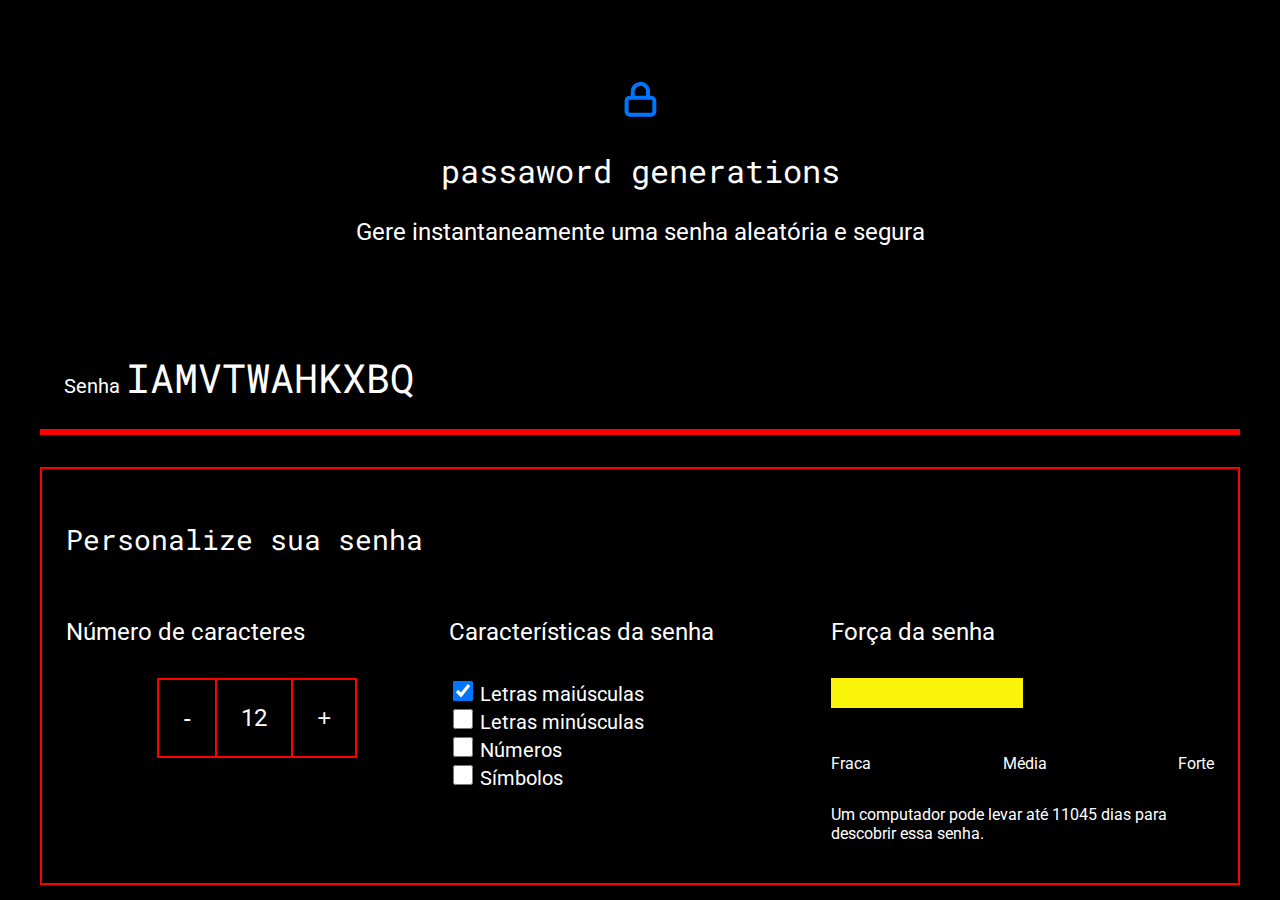
<file: js-gerador-senha-main/index.html>
<!DOCTYPE html>
<html lang="pt-br">

<head>
    <meta charset="UTF-8">
    <meta name="viewport" content="width=device-width, initial-scale=1.0">
    <title>Gerador de senha</title>
    <link rel="stylesheet" href="style.css">
</head>

<body>
    <section class="conteudo">
        <div class="conteudo-titulo">
            <img src="unlock.svg" alt="cadeado fechado">
            <h2 class="titulo-principal">passaword generations</h2>
            <h3 class="titulo-secundario">Gere instantaneamente uma senha aleatória e segura</h3>
        </div>
        <div class="conteudo-senha">
            <label for="senha">Senha</label>
            <input name="senha" type="text" id="campo-senha" readonly>
        </div>
        <div class="parametro">
            <h3 class="parametro-titulo">Personalize sua senha</h3>
            <div class="parametro-coluna__senha">
                <div class="parametro-senha">
                    <h4 class="parametro-senha__titulo">Número de caracteres</h4>
                    <div class="parametro-senha-botoes">
                        <button class="parametro-senha__botao">-</button>
                        <p class="parametro-senha__texto">12</p>
                        <button class="parametro-senha__botao">+</button>
                    </div>
                </div>               
                <div class="parametro-senha">
                    <h4 class="parametro-senha__titulo">Características da senha</h4>
                    <div class="parametro-senha-checkbox">
                        <input name="maiusculo" type="checkbox" class="checkbox" checked>
                        <label for="maiusculo">Letras maiúsculas</label>
                    </div>
                    <div class="parametro-senha-checkbox">
                        <input name="minusculo" type="checkbox" class="checkbox">
                        <label for="minusculo">Letras minúsculas</label>
                    </div>
                    <div class="parametro-senha-checkbox">
                        <input name="numero" type="checkbox" class="checkbox">
                        <label for="numero">Números</label>
                    </div>
                    <div class="parametro-senha-checkbox">
                        <input name="simbolo" type="checkbox" class="checkbox">
                        <label for="simbolo">Símbolos</label>
                    </div>
                </div>
                <div class="parametro-senha">
                    <h4 class="parametro-senha__titulo">Força da senha</h4>
                    <div class="barra"></div>
                    <div class="forca fraca"></div>
                    <div class="parametro-senha-textos">
                        <p>Fraca</p>
                        <p>Média</p>
                        <p>Forte</p>
                    </div>
                    <p class="entropia"></p>
                </div>
            </div>
        </div>
    </section>
    <script src="main.js"></script>
</body> 
</html>
</file>
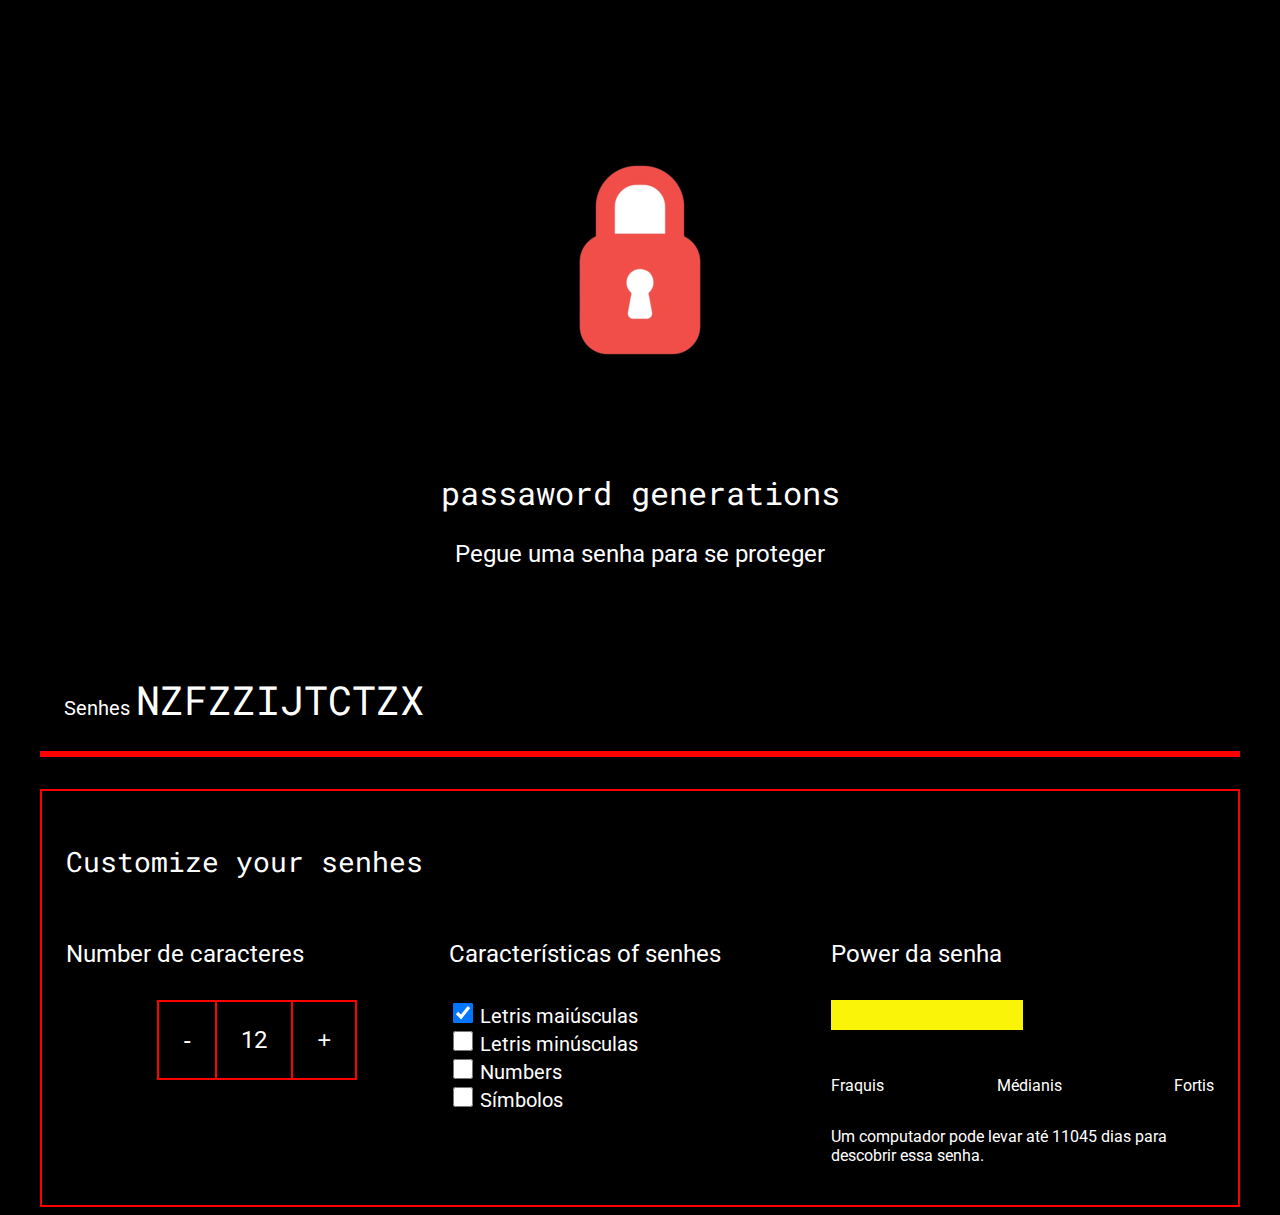
<file: password-generation-main/js-gerador-senha-main/index.html>
<!DOCTYPE html>
<html lang="pt-br">

<head>
    <meta charset="UTF-8">
    <meta name="viewport" content="width=device-width, initial-scale=1.0">
    <title>Gerador de senha</title>
    <link rel="stylesheet" href="style.css">
</head>

<body>
    <section class="conteudo">
        <div class="conteudo-titulo">
            <img src="cadeado.png" alt="cadeado fechado">
            <h2 class="titulo-principal">passaword generations</h2>
            <h3 class="titulo-secundario">Pegue uma senha para se proteger</h3>
        </div>
        <div class="conteudo-senha">
            <label for="senha">Senhes</label>
            <input name="senha" type="text" id="campo-senha" readonly>
        </div>
        <div class="parametro">
            <h3 class="parametro-titulo">Customize your senhes</h3>
            <div class="parametro-coluna__senha">
                <div class="parametro-senha">
                    <h4 class="parametro-senha__titulo">Number de caracteres</h4>
                    <div class="parametro-senha-botoes">
                        <button class="parametro-senha__botao">-</button>
                        <p class="parametro-senha__texto">12</p>
                        <button class="parametro-senha__botao">+</button>
                    </div>
                </div>               
                <div class="parametro-senha">
                    <h4 class="parametro-senha__titulo">Características of senhes</h4>
                    <div class="parametro-senha-checkbox">
                        <input name="maiusculo" type="checkbox" class="checkbox" checked>
                        <label for="maiusculo">Letris maiúsculas</label>
                    </div>
                    <div class="parametro-senha-checkbox">
                        <input name="minusculo" type="checkbox" class="checkbox">
                        <label for="minusculo">Letris minúsculas</label>
                    </div>
                    <div class="parametro-senha-checkbox">
                        <input name="numero" type="checkbox" class="checkbox">
                        <label for="numero">Numbers</label>
                    </div>
                    <div class="parametro-senha-checkbox">
                        <input name="simbolo" type="checkbox" class="checkbox">
                        <label for="simbolo">Símbolos</label>
                    </div>
                </div>
                <div class="parametro-senha">
                    <h4 class="parametro-senha__titulo">Power da senha</h4>
                    <div class="barra"></div>
                    <div class="forca fraca"></div>
                    <div class="parametro-senha-textos">
                        <p>Fraquis</p>
                        <p>Médianis</p>
                        <p>Fortis</p>
                    </div>
                    <p class="entropia"></p>
                </div>
            </div>
        </div>
    </section>
    <script src="main.js"></script>
</body> 
</html>
</file>
<file: js-gerador-senha-main/style.css>
@import url('https://fonts.googleapis.com/css2?family=Roboto&family=Roboto+Mono&display=swap');

:root{
    --branco: rgb(255, 255, 255);
    --cor-de-fundo: #000000;
    --fundo-senha: #000000;
    --fundo-texto: #000000;
    --borda: #ff0000;
    --roboto: 'Roboto', sans-serif;
    --roboto-mono: 'Roboto Mono', monospace;
}

*{
    font-weight: 400;
}

body{
    color: var(--branco);
    background-color: var(--cor-de-fundo);
    font-family: var(--roboto);
}

.titulo-principal{
    font-family: var(--roboto-mono);
    font-size: 32px;
}

.titulo-secundario{
    font-size: 24px;
}

.conteudo-titulo{
    text-align: center;
    margin-top: 80px;
}

.conteudo-senha{
    margin-top: 80px; 
    background: var(--fundo-senha);
    padding: 24px;
    border-bottom: 6px solid var(--borda);
}

#campo-senha{
    background-color: var(--fundo-senha);
    border: none;
    color: var(--branco);
    font-family: var(--roboto-mono);
    font-size: 40px;
    width: 70%;
}

#campo-senha:focus{
    outline: none;
}

.conteudo{
    max-width: 1200px;
    margin: 0 auto;
}

.parametro{
    background-color: var(--fundo-texto);
    border: 2px solid var(--borda);
    margin-top: 32px;
    padding: 24px;
}

.parametro-titulo{
    font-family: var(--roboto-mono);
    font-size: 28px;
}

.parametro-senha__titulo{
    font-size:24px;
}

.parametro-coluna__senha{
    display: flex;
    flex-direction: column;
    justify-content: center;
}
.parametro-senha{
    width: 50%;
    margin: 0 auto;
}

.parametro-senha-botoes{
    display: flex;
    justify-content: center;
}

.parametro-senha__botao{
    background-color: var(--fundo-texto);
    color: var(--branco);
    border: 2px solid var(--borda);
    padding: 24px;
    font-size: 24px;
    cursor: pointer;
}
.parametro-senha__texto{
    padding: 24px;
    border-top: 2px solid var(--borda);
    border-bottom: 2px solid var(--borda);
    margin: 0;
    font-size: 24px;
}

label{
    font-size: 20px;
}

.checkbox{
    width: 20px;
    height: 20px;
    cursor: pointer;
}

.barra{
    background-color: var(--fundo-senha);
    height: 30px;
    width: 100%;
}
.forca{
    height: 30px;
    position: relative;
    bottom: 30px;
}
.fraca{
    width: 25%;
    background-color: #E71B32; 
}
.media{
    background-color: #FAF408;
    width: 50%;
}
.forte{
    background-color: #00FF85;
    width: 100%;
}

.parametro-senha-textos{
    display: flex;
    justify-content: space-between;
}


@media screen and (min-width: 768px) {
    .parametro-coluna__senha{
        flex-direction: row;
    }
}
</file>
<file: password-generation-main/js-gerador-senha-main/style.css>
@import url('https://fonts.googleapis.com/css2?family=Roboto&family=Roboto+Mono&display=swap');

:root{
    --branco: rgb(255, 255, 255);
    --cor-de-fundo: #000000;
    --fundo-senha: #000000;
    --fundo-texto: #000000;
    --borda: #ff0000;
    --roboto: 'Roboto', sans-serif;
    --roboto-mono: 'Roboto Mono', monospace;
}

*{
    font-weight: 400;
}

body{
    color: var(--branco);
    background-color: var(--cor-de-fundo);
    font-family: var(--roboto);
}

.titulo-principal{
    font-family: var(--roboto-mono);
    font-size: 32px;
}

.titulo-secundario{
    font-size: 24px;
}

.conteudo-titulo{
    text-align: center;
    margin-top: 80px;
}

.conteudo-senha{
    margin-top: 80px; 
    background: var(--fundo-senha);
    padding: 24px;
    border-bottom: 6px solid var(--borda);
}

#campo-senha{
    background-color: var(--fundo-senha);
    border: none;
    color: var(--branco);
    font-family: var(--roboto-mono);
    font-size: 40px;
    width: 70%;
}

#campo-senha:focus{
    outline: none;
}

.conteudo{
    max-width: 1200px;
    margin: 0 auto;
}

.parametro{
    background-color: var(--fundo-texto);
    border: 2px solid var(--borda);
    margin-top: 32px;
    padding: 24px;
}

.parametro-titulo{
    font-family: var(--roboto-mono);
    font-size: 28px;
}

.parametro-senha__titulo{
    font-size:24px;
}

.parametro-coluna__senha{
    display: flex;
    flex-direction: column;
    justify-content: center;
}
.parametro-senha{
    width: 50%;
    margin: 0 auto;
}

.parametro-senha-botoes{
    display: flex;
    justify-content: center;
}

.parametro-senha__botao{
    background-color: var(--fundo-texto);
    color: var(--branco);
    border: 2px solid var(--borda);
    padding: 24px;
    font-size: 24px;
    cursor: pointer;
}
.parametro-senha__texto{
    padding: 24px;
    border-top: 2px solid var(--borda);
    border-bottom: 2px solid var(--borda);
    margin: 0;
    font-size: 24px;
}

label{
    font-size: 20px;
}

.checkbox{
    width: 20px;
    height: 20px;
    cursor: pointer;
}

.barra{
    background-color: var(--fundo-senha);
    height: 30px;
    width: 100%;
}
.forca{
    height: 30px;
    position: relative;
    bottom: 30px;
}
.fraca{
    width: 25%;
    background-color: #E71B32; 
}
.media{
    background-color: #FAF408;
    width: 50%;
}
.forte{
    background-color: #00FF85;
    width: 100%;
}

.parametro-senha-textos{
    display: flex;
    justify-content: space-between;
}


@media screen and (min-width: 768px) {
    .parametro-coluna__senha{
        flex-direction: row;
    }
}
</file>
